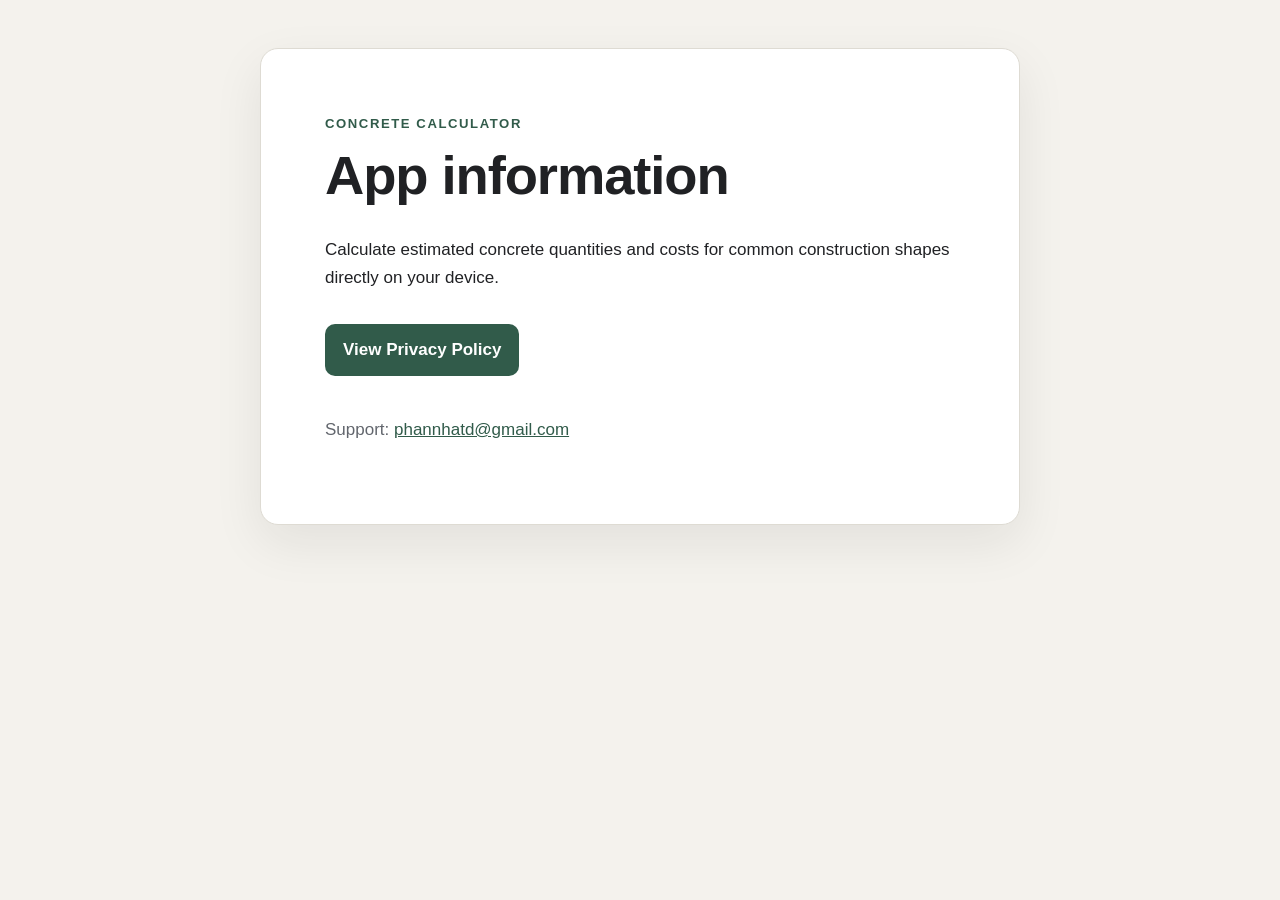
<file: index.html>
<!DOCTYPE html>
<html lang="en">
<head>
<meta charset="utf-8">
<meta name="viewport" content="width=device-width, initial-scale=1">
<meta name="description" content="Support and legal information for Concrete Calculator">
<title>Concrete Calculator</title>
<link rel="stylesheet" href="style.css">
</head>

<body>
<main class="container home">
<p class="eyebrow">Concrete Calculator</p>
<h1>App information</h1>
<p>Calculate estimated concrete quantities and costs for common construction shapes directly on your device.</p>
<p><a class="button" href="policy.html">View Privacy Policy</a></p>
<p class="contact">Support: <a href="mailto:phannhatd@gmail.com">phannhatd@gmail.com</a></p>
</main>
</body>
</html>
</file>
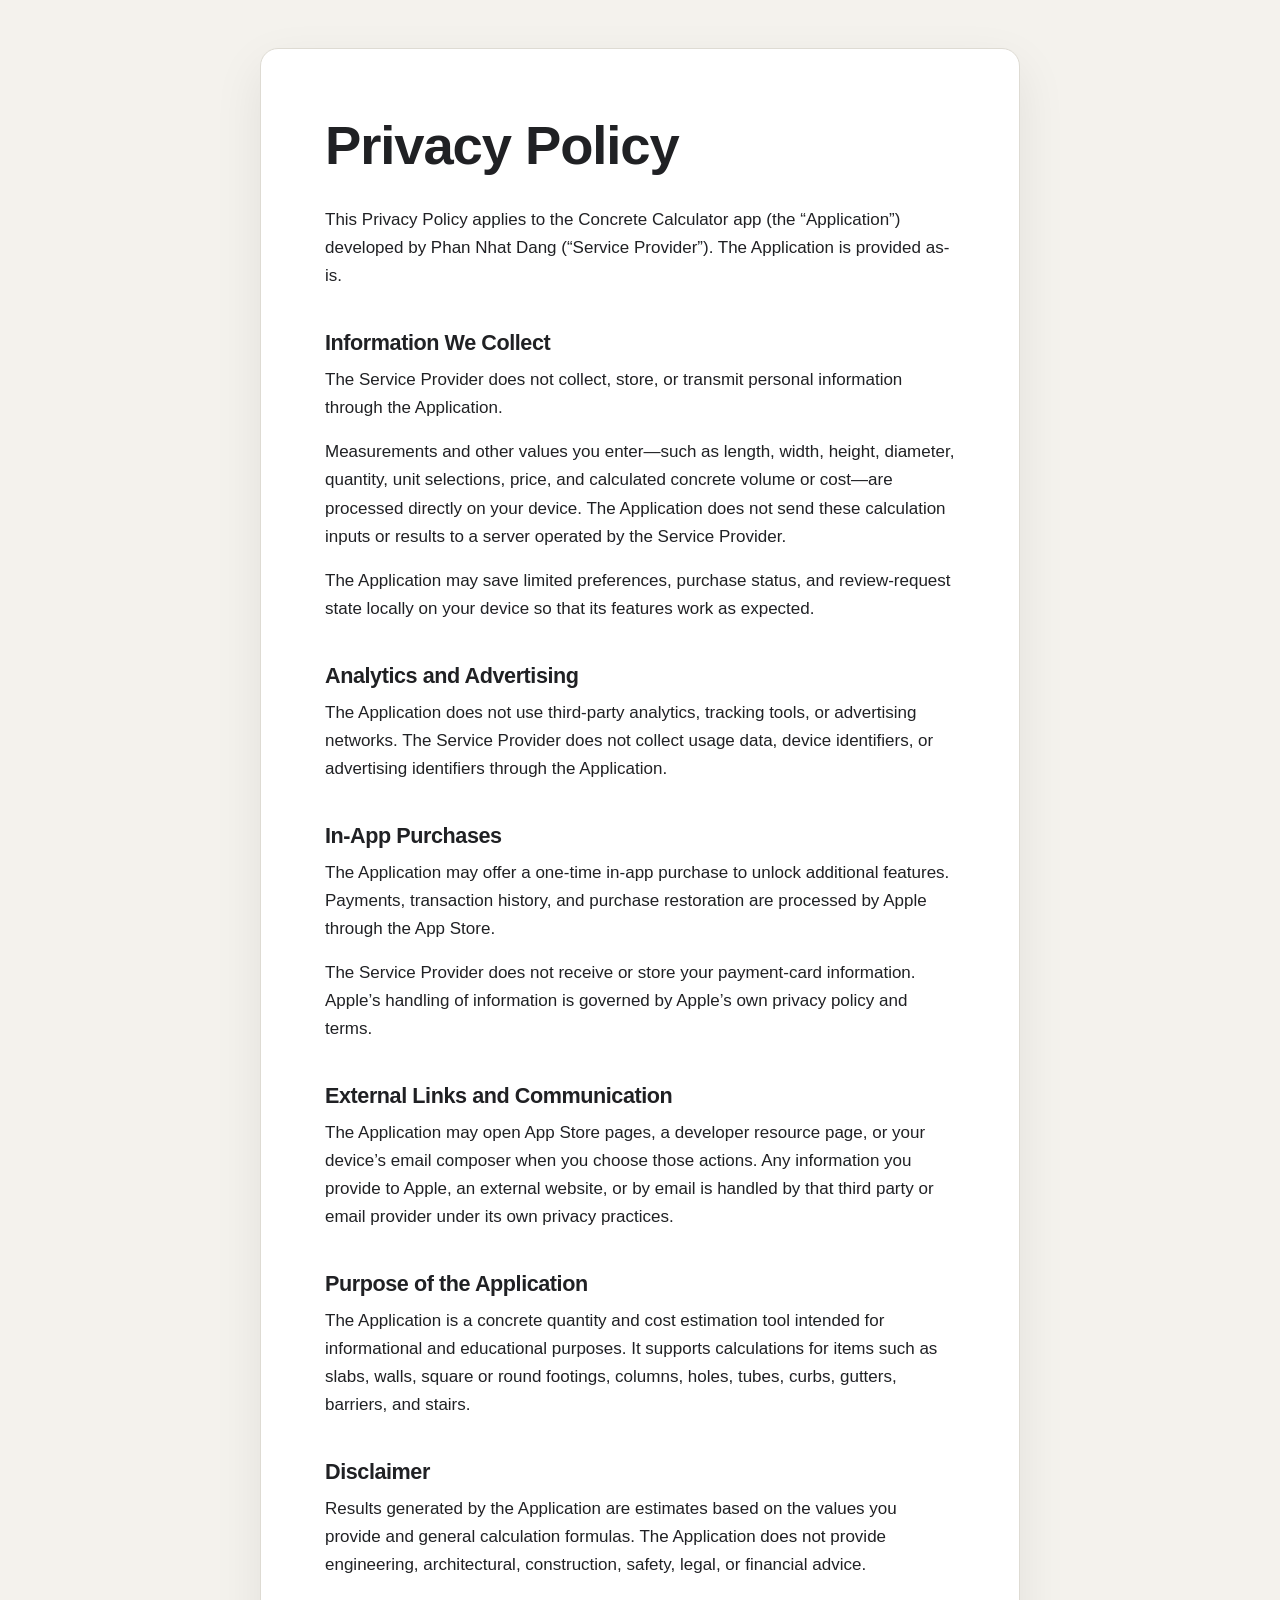
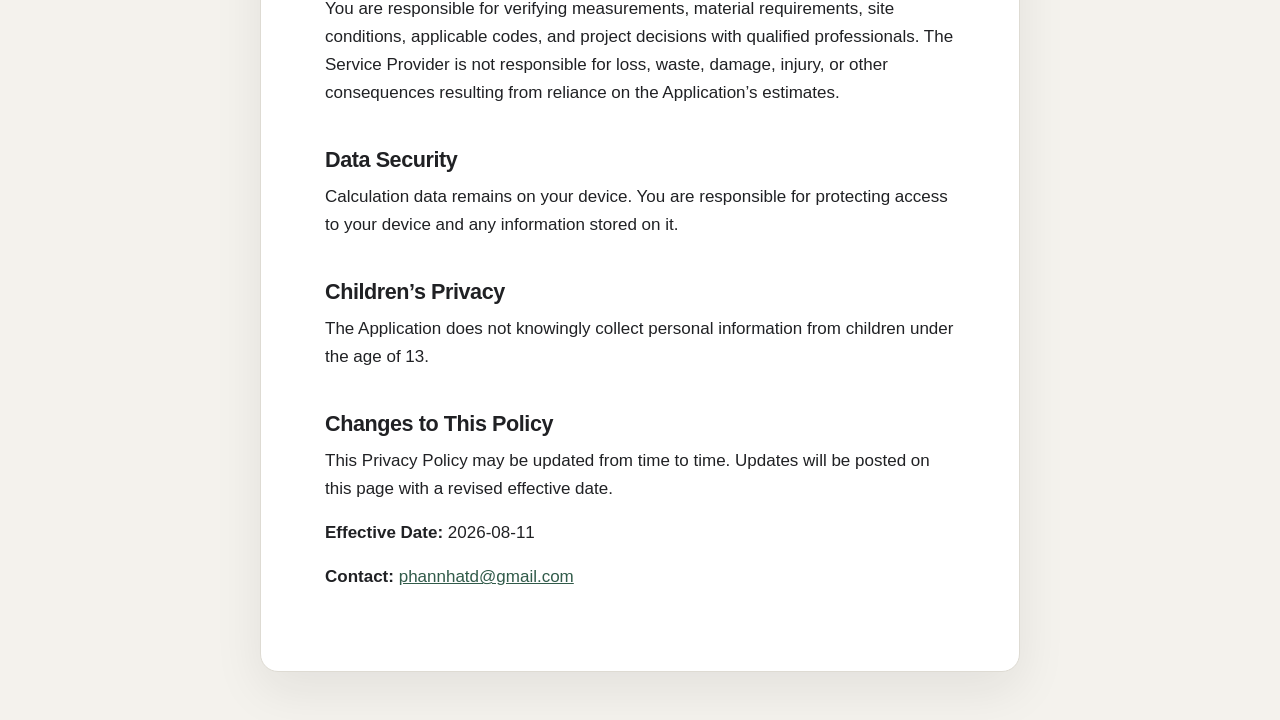
<file: policy.html>
<!DOCTYPE html>
<html lang="en">
<head>
<meta charset="utf-8">
<meta name="viewport" content="width=device-width, initial-scale=1">
<meta name="description" content="Privacy Policy for the Concrete Calculator app">
<title>Privacy Policy — Concrete Calculator</title>
<link rel="stylesheet" href="style.css">
</head>

<body>
<main class="container legal">

<h1>Privacy Policy</h1>

<p>This Privacy Policy applies to the Concrete Calculator app (the “Application”) developed by Phan Nhat Dang (“Service Provider”). The Application is provided as-is.</p>

<h2>Information We Collect</h2>

<p>The Service Provider does not collect, store, or transmit personal information through the Application.</p>

<p>Measurements and other values you enter—such as length, width, height, diameter, quantity, unit selections, price, and calculated concrete volume or cost—are processed directly on your device. The Application does not send these calculation inputs or results to a server operated by the Service Provider.</p>

<p>The Application may save limited preferences, purchase status, and review-request state locally on your device so that its features work as expected.</p>

<h2>Analytics and Advertising</h2>

<p>The Application does not use third-party analytics, tracking tools, or advertising networks. The Service Provider does not collect usage data, device identifiers, or advertising identifiers through the Application.</p>

<h2>In-App Purchases</h2>

<p>The Application may offer a one-time in-app purchase to unlock additional features. Payments, transaction history, and purchase restoration are processed by Apple through the App Store.</p>

<p>The Service Provider does not receive or store your payment-card information. Apple’s handling of information is governed by Apple’s own privacy policy and terms.</p>

<h2>External Links and Communication</h2>

<p>The Application may open App Store pages, a developer resource page, or your device’s email composer when you choose those actions. Any information you provide to Apple, an external website, or by email is handled by that third party or email provider under its own privacy practices.</p>

<h2>Purpose of the Application</h2>

<p>The Application is a concrete quantity and cost estimation tool intended for informational and educational purposes. It supports calculations for items such as slabs, walls, square or round footings, columns, holes, tubes, curbs, gutters, barriers, and stairs.</p>

<h2>Disclaimer</h2>

<p>Results generated by the Application are estimates based on the values you provide and general calculation formulas. The Application does not provide engineering, architectural, construction, safety, legal, or financial advice.</p>

<p>You are responsible for verifying measurements, material requirements, site conditions, applicable codes, and project decisions with qualified professionals. The Service Provider is not responsible for loss, waste, damage, injury, or other consequences resulting from reliance on the Application’s estimates.</p>

<h2>Data Security</h2>

<p>Calculation data remains on your device. You are responsible for protecting access to your device and any information stored on it.</p>

<h2>Children’s Privacy</h2>

<p>The Application does not knowingly collect personal information from children under the age of 13.</p>

<h2>Changes to This Policy</h2>

<p>This Privacy Policy may be updated from time to time. Updates will be posted on this page with a revised effective date.</p>

<p><strong>Effective Date:</strong> 2026-08-11</p>

<p><strong>Contact:</strong> <a href="mailto:phannhatd@gmail.com">phannhatd@gmail.com</a></p>

</main>
</body>
</html>
</file>
<file: style.css>
:root {
  color-scheme: light dark;
  --background: #f4f2ed;
  --surface: #ffffff;
  --text: #202124;
  --muted: #62666d;
  --accent: #315b4a;
  --border: #dedbd3;
}

* {
  box-sizing: border-box;
}

body {
  margin: 0;
  background: var(--background);
  color: var(--text);
  font: 17px/1.65 -apple-system, BlinkMacSystemFont, "Segoe UI", sans-serif;
}

.container {
  width: min(100% - 32px, 760px);
  margin: 48px auto;
  padding: clamp(28px, 6vw, 64px);
  background: var(--surface);
  border: 1px solid var(--border);
  border-radius: 18px;
  box-shadow: 0 18px 50px rgb(25 31 28 / 8%);
}

h1,
h2 {
  line-height: 1.2;
  letter-spacing: -0.02em;
}

h1 {
  margin: 0 0 28px;
  font-size: clamp(2.2rem, 7vw, 3.4rem);
}

h2 {
  margin: 40px 0 10px;
  font-size: 1.35rem;
}

p {
  margin: 0 0 16px;
}

a {
  color: var(--accent);
}

.eyebrow {
  margin-bottom: 8px;
  color: var(--accent);
  font-size: 0.82rem;
  font-weight: 700;
  letter-spacing: 0.12em;
  text-transform: uppercase;
}

.button {
  display: inline-block;
  margin-top: 16px;
  padding: 12px 18px;
  border-radius: 10px;
  background: var(--accent);
  color: #ffffff;
  font-weight: 650;
  text-decoration: none;
}

.contact {
  margin-top: 40px;
  color: var(--muted);
}

@media (prefers-color-scheme: dark) {
  :root {
    --background: #171a18;
    --surface: #202421;
    --text: #f1f3ef;
    --muted: #b4bbb5;
    --accent: #8ac7aa;
    --border: #363c37;
  }
}

@media (max-width: 520px) {
  .container {
    width: 100%;
    min-height: 100vh;
    margin: 0;
    border: 0;
    border-radius: 0;
  }
}
</file>
